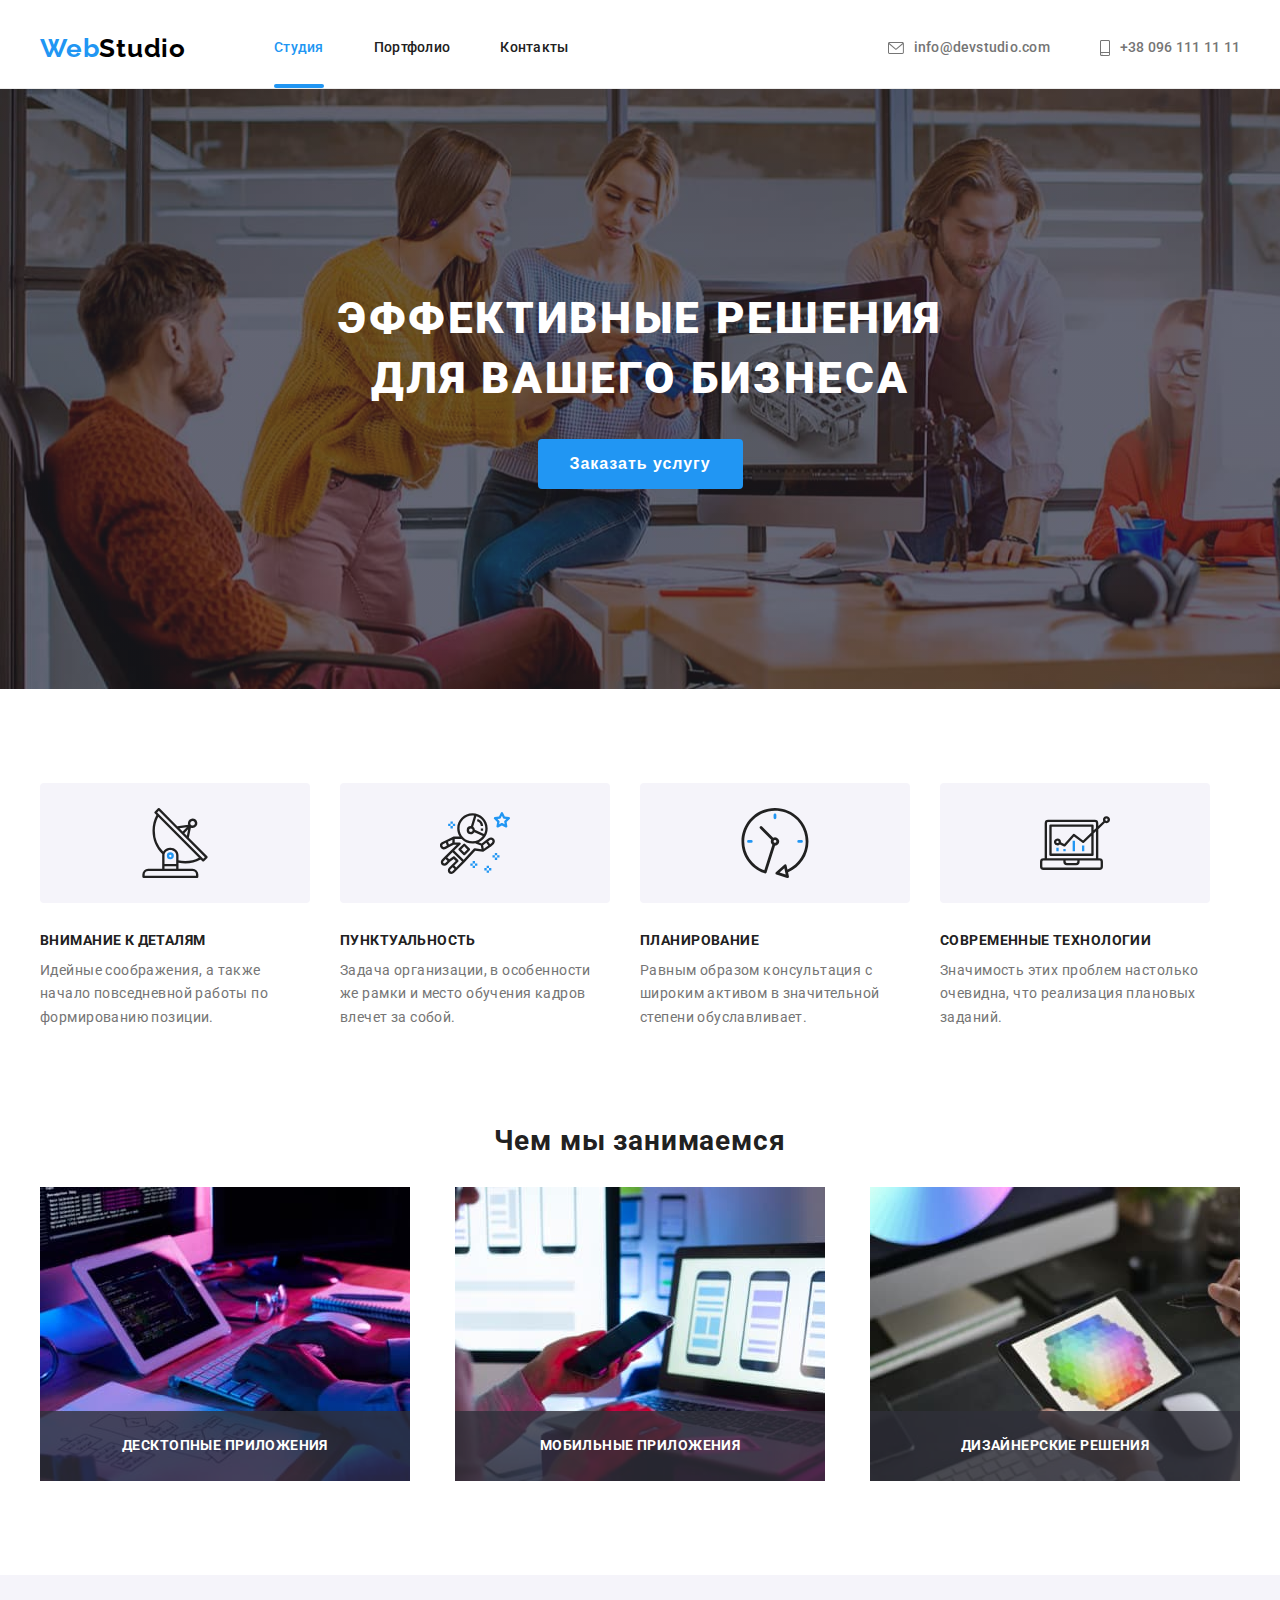
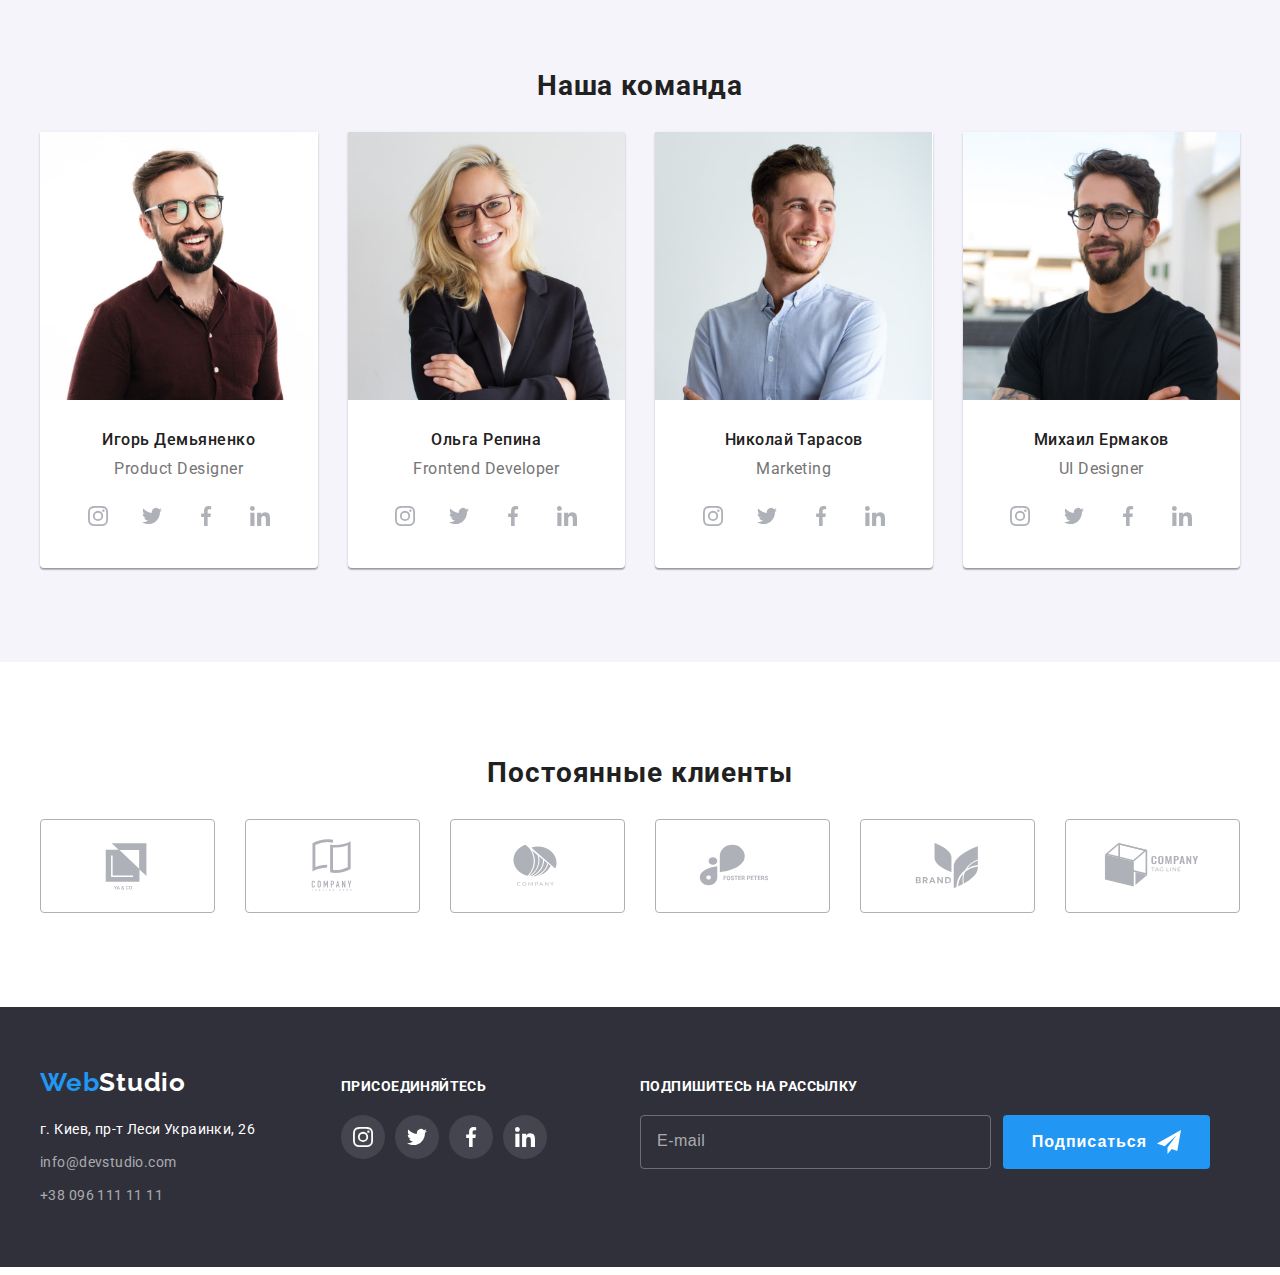
<file: index.html>
<!DOCTYPE html>
<html lang="ru">
  <head>
    <meta charset="UTF-8" />
    <meta http-equiv="X-UA-Compatible" content="IE=edge" />
    <meta name="viewport" content="width=device-width, initial-scale=1.0" />
    <title>Студия</title>
    <link rel="preconnect" href="https://fonts.gstatic.com" />
    <link
      href="https://fonts.googleapis.com/css2?family=Raleway:wght@700&family=Roboto:wght@400;500;700;900&display=swap"
      rel="stylesheet"
    />
    <link
      rel="stylesheet"
      href="https://cdnjs.cloudflare.com/ajax/libs/modern-normalize/1.1.0/modern-normalize.min.css"
      integrity="sha512-wpPYUAdjBVSE4KJnH1VR1HeZfpl1ub8YT/NKx4PuQ5NmX2tKuGu6U/JRp5y+Y8XG2tV+wKQpNHVUX03MfMFn9Q=="
      crossorigin="anonymous"
      referrerpolicy="no-referrer"
    />
    <link rel="stylesheet" href="./css/main.min.css" />
  </head>
  <body>
    <!-- mobile-menu -->

    <div class="mob-menu-container" data-menu>
      <nav class="nav-mob">
        <ul class="nav-list-mob">
          <li class="nav-list-mob__item">
            <a class="nav-list-mob__link nav-list-mob__link_current" href="./index.html">Студия</a>
          </li>
          <li class="nav-list-mob__item">
            <a class="nav-list-mob__link" href="./portfolio.html">Портфолио</a>
          </li>
          <li class="nav-list-mob__item"><a class="nav-list-mob__link" href="">Контакты</a></li>
        </ul>
      </nav>
      <div class="contacts-mob-container">
        <ul class="contacts-mob">
          <li class="contacts-mob__item contacts-mob__item_tel">
            <a class="contacts-mob__link contacts-mob__link_tel" href="">+38 096 111 11 11</a>
          </li>
          <li class="contacts-mob__item contacts-mob__item_mail">
            <a class="contacts-mob__link contacts-mob__link_mail" href="">info@devstudio.com</a>
          </li>
        </ul>

        <ul class="socials-mob">
          <li class="socials-mob__item">
            <a class="socials-mob__link" href="">Instagram</a>
          </li>
          <li class="socials-mob__item">
            <a class="socials-mob__link" href="">Twitter</a>
          </li>
          <li class="socials-mob__item">
            <a class="socials-mob__link" href="">Facebook</a>
          </li>
          <li class="socials-mob__item">
            <a class="socials-mob__link" href="">LinkedIn</a>
          </li>
        </ul>
      </div>
    </div>

    <!--Header-->
    <header class="page-header">
      <div class="container header-container">
        <button type="button" class="btn-mob-menu" data-menu-button>
          <svg class="btn-mob-menu__icon" width="40" height="40">
            <use
              class="btn-mob-menu__icon-active"
              href="./images/symbol-defs.svg#icon-close-mob-menu-activ"
            ></use>
          </svg>
          <svg class="btn-mob-menu__icon" width="40" height="40">
            <use
              class="btn-mob-menu__icon-deactive"
              href="./images/symbol-defs.svg#icon-mob-menu-deactive"
            ></use>
          </svg>
        </button>

        <nav class="nav-menu">
          <a href="./index.html" class="logo"
            ><span class="logo__web">Web</span
            ><span class="logo__studio logo__studio_dark">Studio</span></a
          >
          <ul class="nav-list">
            <li class="nav-list__item">
              <a class="nav-list__link nav-list__link_current" href="./index.html">Студия</a>
            </li>
            <li class="nav-list__item">
              <a class="nav-list__link" href="./portfolio.html">Портфолио</a>
            </li>
            <li class="nav-list__item"><a class="nav-list__link" href="">Контакты</a></li>
          </ul>
        </nav>

        <ul class="contacts-list">
          <li class="contacts-list__item">
            <a class="contacts-list__link" href="mailto:info@devstudio.com">
              <svg class="contacts-list__icon" width="16" height="12">
                <use href="./images/symbol-defs.svg#icon-envelope"></use>
              </svg>
              info@devstudio.com
            </a>
          </li>
          <li class="contacts-list__item">
            <a class="contacts-list__link" href="tel:+380961111111">
              <svg class="contacts-list__icon" width="10" height="16">
                <use href="./images/symbol-defs.svg#icon-smartphone"></use>
              </svg>
              +38 096 111 11 11
            </a>
          </li>
        </ul>
      </div>
    </header>

    <!-- Main -->
    <main>
      <!--Hero-->
      <section class="section section-hero">
        <h1 class="hero-title main-title">Эффективные решения для вашего бизнеса</h1>
        <button class="btn btn-hero" type="button" data-modal-open>Заказать услугу</button>

        <!-- Modal -->
        <div class="backdrop is-hidden" data-modal>
          <div class="modal">
            <button type="button" class="close-btn" data-modal-close>
              <svg class="close-btn__icon" width="11" height="11">
                <use href="./images/symbol-defs.svg#icon-close-btn"></use>
              </svg>
            </button>

            <p class="modal-title">Оставьте свои данные, мы вам перезвоним</p>

            <form name="form">
              <div class="form-input-wrap">
                <label for="user-name" class="label">Имя</label>
                <div class="input-wrap">
                  <input type="text" name="name" id="user-name" class="input" />
                  <svg class="input__icon" width="18" height="18">
                    <use href="./images/symbol-defs.svg#icon-person"></use>
                  </svg>
                </div>
              </div>

              <div class="form-input-wrap">
                <label for="user-tel" class="label">Телефон</label>
                <div class="input-wrap">
                  <input type="tel" name="tel" id="user-tel" class="input" />
                  <svg class="input__icon" width="18" height="18">
                    <use href="./images/symbol-defs.svg#icon-phone-form"></use>
                  </svg>
                </div>
              </div>

              <div class="form-input-wrap">
                <label for="user-mail" class="label">Почта</label>
                <div class="input-wrap">
                  <input type="email" name="email" id="user-mail" class="input" />
                  <svg class="input__icon" width="18" height="18">
                    <use href="./images/symbol-defs.svg#icon-email-form"></use>
                  </svg>
                </div>
              </div>

              <div class="comment-wrap">
                <label for="user-comment" class="label">Комментарий</label>
                <textarea
                  name="form-comment"
                  id="user-comment"
                  class="comment"
                  placeholder="Введите текст"
                ></textarea>
              </div>

              <div class="agree-wrap">
                <input
                  type="checkbox"
                  name="checkbox"
                  id="check-agree"
                  class="user-check visually-hidden"
                />
                <label for="check-agree" class="label-agree">
                  <span class="label-agree__wrap">
                    <svg class="label-agree__icon" width="16" height="15">
                      <use href="./images/symbol-defs.svg#icon-check-item"></use>
                    </svg>
                  </span>
                  Соглашаюсь с рассылкой и принимаю &nbsp;<a class="label-agree__link" href=""
                    >Условия договора</a
                  >
                </label>
              </div>

              <button type="submit" class="btn btn-modal">Отправить</button>
            </form>
          </div>
        </div>
      </section>

      <!--Features-->
      <section class="section">
        <div class="container">
          <h2 class="visually-hidden">Особенности</h2>

          <ul class="features-list">
            <li class="features-list__item">
              <div class="features-list__container">
                <svg class="features-list__icon" width="70" height="70">
                  <use href="./images/symbol-defs.svg#icon-antenna-2c"></use>
                </svg>
              </div>
              <h3 class="features-list__title">Внимание к деталям</h3>
              <p class="features-list__text">
                Идейные соображения, а также начало повседневной работы по формированию позиции.
              </p>
            </li>

            <li class="features-list__item">
              <div class="features-list__container">
                <svg class="features-list__icon" width="70" height="70">
                  <use href="./images/symbol-defs.svg#icon-astronaut-2c"></use>
                </svg>
              </div>
              <h3 class="features-list__title">Пунктуальность</h3>
              <p class="features-list__text">
                Задача организации, в особенности же рамки и место обучения кадров влечет за собой.
              </p>
            </li>

            <li class="features-list__item features-card">
              <div class="features-list__container">
                <svg class="features-list__icon" width="70" height="70">
                  <use href="./images/symbol-defs.svg#icon-clock-2c"></use>
                </svg>
              </div>
              <h3 class="features-list__title">Планирование</h3>
              <p class="features-list__text">
                Равным образом консультация с широким активом в значительной степени обуславливает.
              </p>
            </li>

            <li class="features-list__item">
              <div class="features-list__container">
                <svg class="features-list__icon" width="70" height="70">
                  <use href="./images/symbol-defs.svg#icon-diagram-2c"></use>
                </svg>
              </div>
              <h3 class="features-list__title">Современные технологии</h3>
              <p class="features-list__text">
                Значимость этих проблем настолько очевидна, что реализация плановых заданий.
              </p>
            </li>
          </ul>

          <div class="specialisation-container">
            <h2 class="section-title">Чем мы занимаемся</h2>

            <ul class="specialisation-list">
              <li>
                <figure class="specialisation-list__fig">
                  <img
                    class="images"
                    srcset="./images/desktop/box1-min.jpg 1x, ./images/desktop/box1x-min.jpg 2x"
                    src="./images/desktop/box1-min.jpg"
                    alt="Разработка структуры проекта"
                  />
                  <figcaption class="specialisation-list__label">Десктопные приложения</figcaption>
                </figure>
              </li>

              <li>
                <figure class="specialisation-list__fig">
                  <img
                    class="images"
                    srcset="./images/desktop/box2-min.jpg 1x, ./images/desktop/box2x-min.jpg 2x"
                    src="./images/desktop/box2-min.jpg"
                    alt="Разработка дизайна проекта"
                  />
                  <figcaption class="specialisation-list__label">Мобильные приложения</figcaption>
                </figure>
              </li>

              <li>
                <figure class="specialisation-list__fig">
                  <img
                    class="images"
                    srcset="./images/desktop/box3-min.jpg 1x, ./images/desktop/box3x-min.jpg 2x"
                    src="./images/box3-min.jpg"
                    alt="Подбор оформления для проекта"
                  />
                  <figcaption class="specialisation-list__label">Дизайнерские решения</figcaption>
                </figure>
              </li>
            </ul>
          </div>
        </div>
      </section>

      <!-- Our team -->
      <section class="section section_bgc_light-gray">
        <div class="container">
          <h2 class="section-title">Наша команда</h2>
          <ul class="team-list">
            <li class="team-list__item">
              <img
                class="images team-list__images"
                srcset="
                  ./images/desktop/product-designer-min.jpg   270w,
                  ./images/desktop/product-designer2x-min.jpg 540w,
                  ./images/tablet/img-min.jpg                 354w,
                  ./images/tablet/img@2x-min.jpg              708w,
                  ./images/mobile/imgt1-min.jpg               450w,
                  ./images/mobile/img@2xt1-min.jpg            900w
                "
                sizes="(min-width: 1200px) 270px, (min-width: 768px) 354px, (max-width: 767px) 450px"
                src="./images/img-1.jpg"
                alt="Фотография специалиста"
              />
              <h3 class="team-list__name">Игорь Демьяненко</h3>
              <p class="team-list__profession">Product Designer</p>

              <ul class="socials-list">
                <li class="socials-list__item">
                  <a class="socials-list__link" href="">
                    <svg
                      class="socials-list__icon socials-list__icon_fill_light-gray"
                      width="20"
                      height="20"
                    >
                      <use href="./images/symbol-defs.svg#icon-instagram"></use>
                    </svg>
                  </a>
                </li>

                <li class="socials-list__item">
                  <a class="socials-list__link" href="">
                    <svg
                      class="socials-list__icon socials-list__icon_fill_light-gray"
                      width="20"
                      height="20"
                    >
                      <use href="./images/symbol-defs.svg#icon-twitter"></use>
                    </svg>
                  </a>
                </li>

                <li class="socials-list__item">
                  <a class="socials-list__link" href="">
                    <svg
                      class="socials-list__icon socials-list__icon_fill_light-gray"
                      width="20"
                      height="20"
                    >
                      <use href="./images/symbol-defs.svg#icon-facebook"></use>
                    </svg>
                  </a>
                </li>

                <li class="socials-list__item">
                  <a class="socials-list__link" href="">
                    <svg
                      class="socials-list__icon socials-list__icon_fill_light-gray"
                      width="20"
                      height="20"
                    >
                      <use href="./images/symbol-defs.svg#icon-linkedin"></use>
                    </svg>
                  </a>
                </li>
              </ul>
            </li>

            <li class="team-list__item">
              <img
                class="images team-list__images"
                srcset="
                  ./images/desktop/frontend-developer-min.jpg   270w,
                  ./images/desktop/frontend-developer2x-min.jpg 540w,
                  ./images/tablet/imgq-min.jpg                  354w,
                  ./images/tablet/img@2xq-min.jpg               708w,
                  ./images/mobile/imgt2-min.jpg                 450w,
                  ./images/mobile/img@2xt2-min.jpg              900w
                "
                sizes="(min-width: 1200px) 270px, (min-width: 768px) 354px, (max-width: 767px) 450px"
                src="./images/img-2.jpg"
                alt="Фотография специалиста"
              />
              <h3 class="team-list__name">Ольга Репина</h3>
              <p class="team-list__profession" lang="en">Frontend Developer</p>

              <ul class="socials-list">
                <li class="socials-list__item">
                  <a class="socials-list__link" href="">
                    <svg
                      class="socials-list__icon socials-list__icon_fill_light-gray"
                      width="20"
                      height="20"
                    >
                      <use href="./images/symbol-defs.svg#icon-instagram"></use>
                    </svg>
                  </a>
                </li>

                <li class="socials-list__item">
                  <a class="socials-list__link" href="">
                    <svg
                      class="socials-list__icon socials-list__icon_fill_light-gray"
                      width="20"
                      height="20"
                    >
                      <use href="./images/symbol-defs.svg#icon-twitter"></use>
                    </svg>
                  </a>
                </li>

                <li class="socials-list__item">
                  <a class="socials-list__link" href="">
                    <svg
                      class="socials-list__icon socials-list__icon_fill_light-gray"
                      width="20"
                      height="20"
                    >
                      <use href="./images/symbol-defs.svg#icon-facebook"></use>
                    </svg>
                  </a>
                </li>

                <li class="socials-list__item">
                  <a class="socials-list__link" href="">
                    <svg
                      class="socials-list__icon socials-list__icon_fill_light-gray"
                      width="20"
                      height="20"
                    >
                      <use href="./images/symbol-defs.svg#icon-linkedin"></use>
                    </svg>
                  </a>
                </li>
              </ul>
            </li>

            <li class="team-list__item">
              <img
                class="images team-list__images"
                srcset="
                  ./images/desktop/marketing-min.jpg   270w,
                  ./images/desktop/marketing2x-min.jpg 540w,
                  ./images/tablet/img3man-min.jpg      354w,
                  ./images/tablet/img@2x3man-min.jpg   708w,
                  ./images/mobile/imgt3-min.jpg        450w,
                  ./images/mobile/img@2xt3-min.jpg     900w
                "
                sizes="(min-width: 1200px) 270px, (min-width: 768px) 354px, (max-width: 767px) 450px"
                src="./images/img-3.jpg"
                alt="Фотография специалиста"
              />
              <h3 class="team-list__name">Николай Тарасов</h3>
              <p class="team-list__profession" lang="en">Marketing</p>

              <ul class="socials-list">
                <li class="socials-list__item">
                  <a class="socials-list__link" href="">
                    <svg
                      class="socials-list__icon socials-list__icon_fill_light-gray"
                      width="20"
                      height="20"
                    >
                      <use href="./images/symbol-defs.svg#icon-instagram"></use>
                    </svg>
                  </a>
                </li>

                <li class="socials-list__item">
                  <a class="socials-list__link" href="">
                    <svg
                      class="socials-list__icon socials-list__icon_fill_light-gray"
                      width="20"
                      height="20"
                    >
                      <use href="./images/symbol-defs.svg#icon-twitter"></use>
                    </svg>
                  </a>
                </li>

                <li class="socials-list__item">
                  <a class="socials-list__link" href="">
                    <svg
                      class="socials-list__icon socials-list__icon_fill_light-gray"
                      width="20"
                      height="20"
                    >
                      <use href="./images/symbol-defs.svg#icon-facebook"></use>
                    </svg>
                  </a>
                </li>

                <li class="socials-list__item">
                  <a class="socials-list__link" href="">
                    <svg
                      class="socials-list__icon socials-list__icon_fill_light-gray"
                      width="20"
                      height="20"
                    >
                      <use href="./images/symbol-defs.svg#icon-linkedin"></use>
                    </svg>
                  </a>
                </li>
              </ul>
            </li>

            <li class="team-list__item">
              <img
                class="images team-list__images"
                srcset="
                  ./images/desktop/ui-designer-min.jpg   270w,
                  ./images/desktop/ui-designer2x-min.jpg 540w,
                  ./images/tablet/img4man-min.jpg        354w,
                  ./images/tablet/img@2x4man-min.jpg     708w,
                  ./images/mobile/imgt4-min.jpg          450w,
                  ./images/mobile/img@2xt4-min.jpg       900w
                "
                sizes="(min-width: 1200px) 270px, (min-width: 768px) 354px, (max-width: 767px) 450px"
                src="./images/img-4.jpg"
                alt="Фотография специалиста"
              />
              <h3 class="team-list__name">Михаил Ермаков</h3>
              <p class="team-list__profession" lang="en">UI Designer</p>

              <ul class="socials-list">
                <li class="socials-list__item">
                  <a class="socials-list__link" href="">
                    <svg
                      class="socials-list__icon socials-list__icon_fill_light-gray"
                      width="20"
                      height="20"
                    >
                      <use href="./images/symbol-defs.svg#icon-instagram"></use>
                    </svg>
                  </a>
                </li>

                <li class="socials-list__item">
                  <a class="socials-list__link" href="">
                    <svg
                      class="socials-list__icon socials-list__icon_fill_light-gray"
                      width="20"
                      height="20"
                    >
                      <use href="./images/symbol-defs.svg#icon-twitter"></use>
                    </svg>
                  </a>
                </li>

                <li class="socials-list__item">
                  <a class="socials-list__link" href="">
                    <svg
                      class="socials-list__icon socials-list__icon_fill_light-gray"
                      width="20"
                      height="20"
                    >
                      <use href="./images/symbol-defs.svg#icon-facebook"></use>
                    </svg>
                  </a>
                </li>

                <li class="socials-list__item">
                  <a class="socials-list__link" href="">
                    <svg
                      class="socials-list__icon socials-list__icon_fill_light-gray"
                      width="20"
                      height="20"
                    >
                      <use href="./images/symbol-defs.svg#icon-linkedin"></use>
                    </svg>
                  </a>
                </li>
              </ul>
            </li>
          </ul>
        </div>
      </section>

      <!-- clients -->
      <section class="section-clients section">
        <div class="container">
          <h2 class="section-title">Постоянные клиенты</h2>
          <ul class="clients-list">
            <li class="clients-list__item">
              <a href="" class="clients-list__link">
                <svg class="clients-list__icon" width="106" height="60">
                  <use href="./images/symbol-defs.svg#icon-logo"></use>
                </svg>
              </a>
            </li>
            <li class="clients-list__item">
              <a href="" class="clients-list__link">
                <svg class="clients-list__icon" width="106" height="60">
                  <use href="./images/symbol-defs.svg#icon-logo-1"></use>
                </svg>
              </a>
            </li>
            <li class="clients-list__item">
              <a href="" class="clients-list__link">
                <svg class="clients-list__icon" width="106" height="60">
                  <use href="./images/symbol-defs.svg#icon-logo-2"></use>
                </svg>
              </a>
            </li>
            <li class="clients-list__item">
              <a href="" class="clients-list__link">
                <svg class="clients-list__icon" width="106" height="60">
                  <use href="./images/symbol-defs.svg#icon-logo-3"></use>
                </svg>
              </a>
            </li>
            <li class="clients-list__item">
              <a href="" class="clients-list__link">
                <svg class="clients-list__icon" width="106" height="60">
                  <use href="./images/symbol-defs.svg#icon-logo-4"></use>
                </svg>
              </a>
            </li>
            <li class="clients-list__item">
              <a href="" class="clients-list__link">
                <svg class="clients-list__icon" width="106" height="60">
                  <use href="./images/symbol-defs.svg#icon-logo-5"></use>
                </svg>
              </a>
            </li>
          </ul>
        </div>
      </section>
    </main>

    <!-- Footer -->
    <footer class="footer">
      <div class="container footer-container">
        <div class="tablet-footer">
          <div class="section-address">
            <a href="./index.html" class="logo footer-logo">
              <span class="logo__web">Web</span
              ><span class="logo__studio logo__studio_light">Studio</span></a
            >
            <ul class="footer-contacts">
              <li class="footer-contacts__item">
                <address class="footer-contacts__address">г. Киев, пр-т Леси Украинки, 26</address>
              </li>
              <li class="footer-contacts__item">
                <a class="footer-contacts__link" href="mailto:info@devstudio.com"
                  >info@devstudio.com</a
                >
              </li>
              <li class="item">
                <a class="footer-contacts__link" href="tel:+380961111111">+38 096 111 11 11</a>
              </li>
            </ul>
          </div>

          <!-- section socials -->
          <section class="socials-section">
            <h3 class="socials-title">Присоединяйтесь</h3>

            <ul class="socials-list">
              <li class="socials-list__item">
                <a href="" class="socials-list__link socials-list__link_bgc_gray">
                  <svg
                    class="socials-list__icon socials-list__icon_fill_white"
                    width="20"
                    height="20"
                  >
                    <use href="./images/symbol-defs.svg#icon-instagram"></use>
                  </svg>
                </a>
              </li>

              <li class="socials-list__item">
                <a href="" class="socials-list__link socials-list__link_bgc_gray">
                  <svg
                    class="socials-list__icon socials-list__icon_fill_white"
                    width="20"
                    height="20"
                  >
                    <use href="./images/symbol-defs.svg#icon-twitter"></use>
                  </svg>
                </a>
              </li>

              <li class="socials-list__item">
                <a href="" class="socials-list__link socials-list__link_bgc_gray">
                  <svg
                    class="socials-list__icon socials-list__icon_fill_white"
                    width="20"
                    height="20"
                  >
                    <use href="./images/symbol-defs.svg#icon-facebook"></use>
                  </svg>
                </a>
              </li>

              <li class="socials-list__item">
                <a href="" class="socials-list__link socials-list__link_bgc_gray">
                  <svg
                    class="socials-list__icon socials-list__icon_fill_white"
                    width="20"
                    height="20"
                  >
                    <use href="./images/symbol-defs.svg#icon-linkedin"></use>
                  </svg>
                </a>
              </li>
            </ul>
          </section>
        </div>
        <!-- subscribe form -->
        <form class="subscribe-form">
          <label class="subscribe-label" for="subscribe">Подпишитесь на рассылку</label>
          <div class="input-btn-container">
            <input
              class="subscribe-input"
              type="email"
              name="user-email"
              id="subscribe"
              placeholder="E-mail"
            />
            <button type="submit" class="btn btn-subscribe">
              Подписаться
              <svg class="btn-subscribe__icon" width="24" height="24">
                <use href="./images/symbol-defs.svg#icon-send"></use>
              </svg>
            </button>
          </div>
        </form>
      </div>
    </footer>
    <script src="./js/modal.js"></script>
    <script src="./js/mobile-menu.js"></script>
  </body>
</html>
</file>
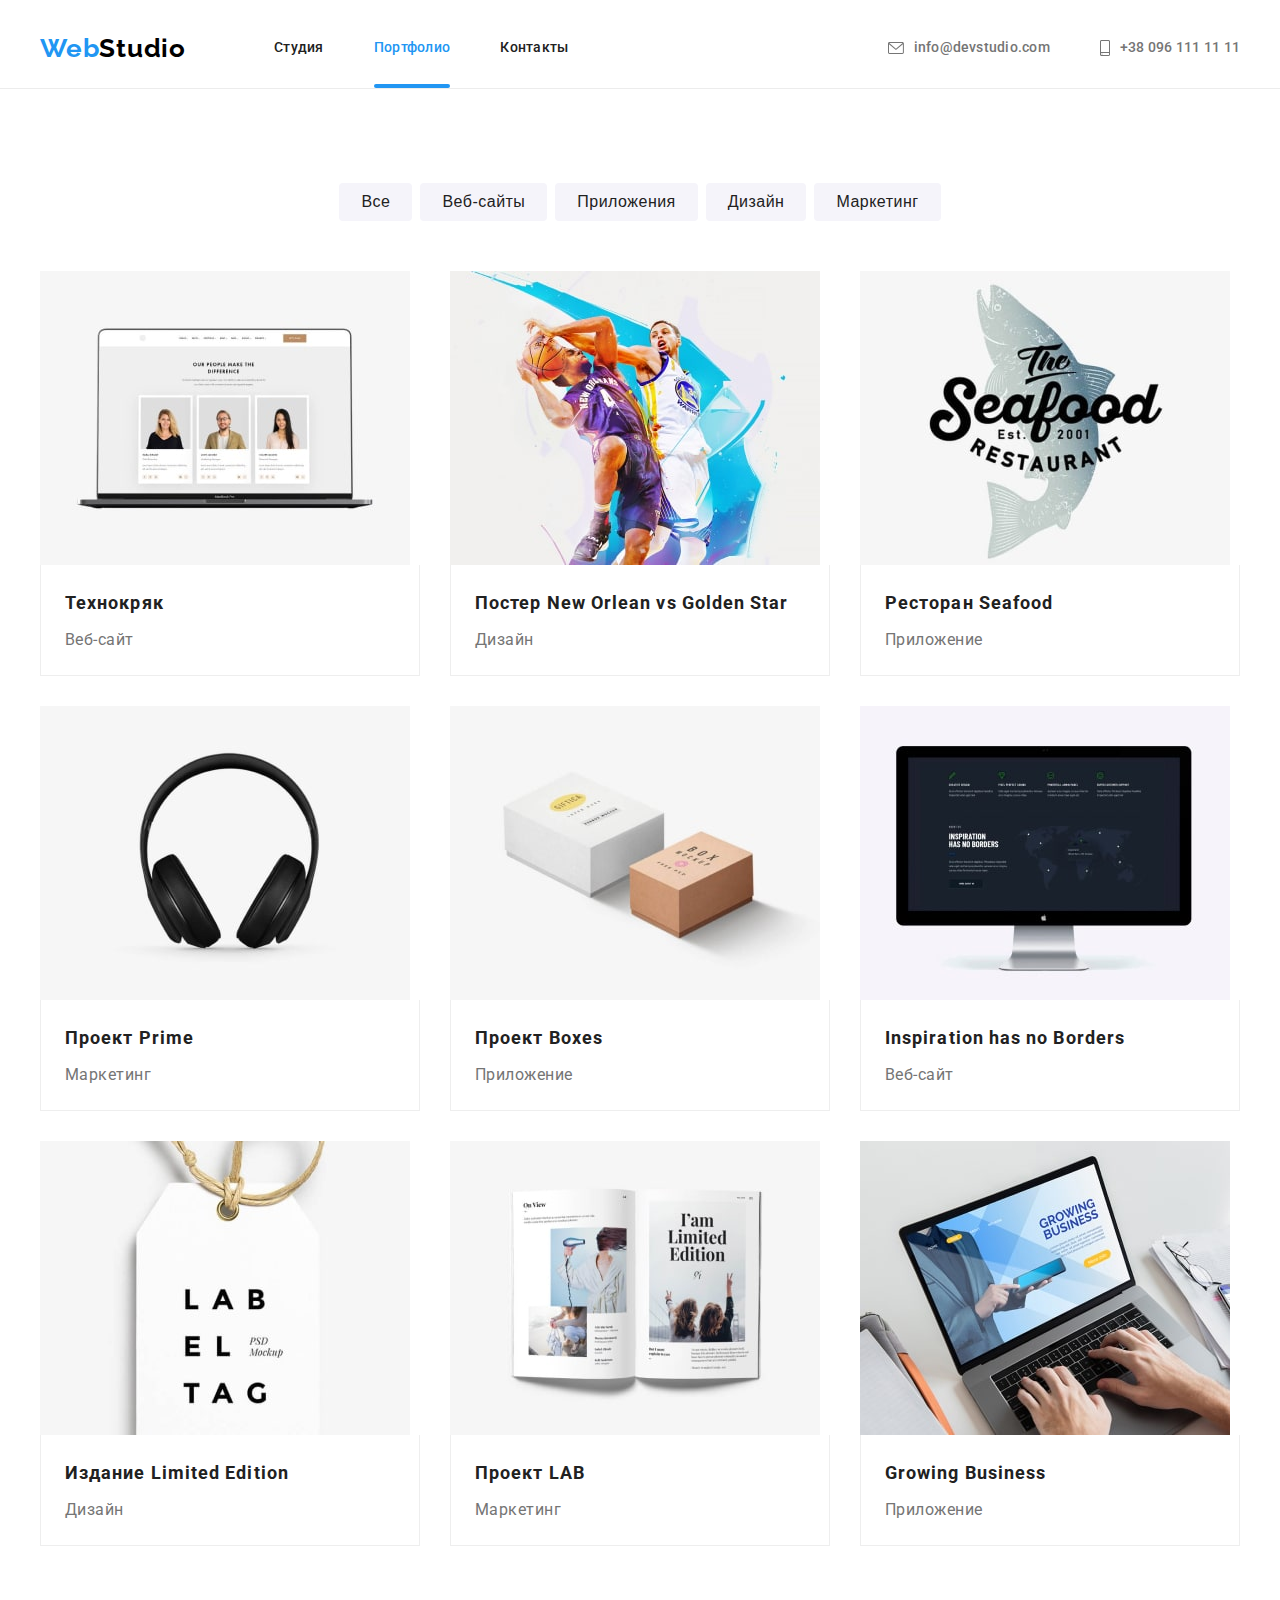
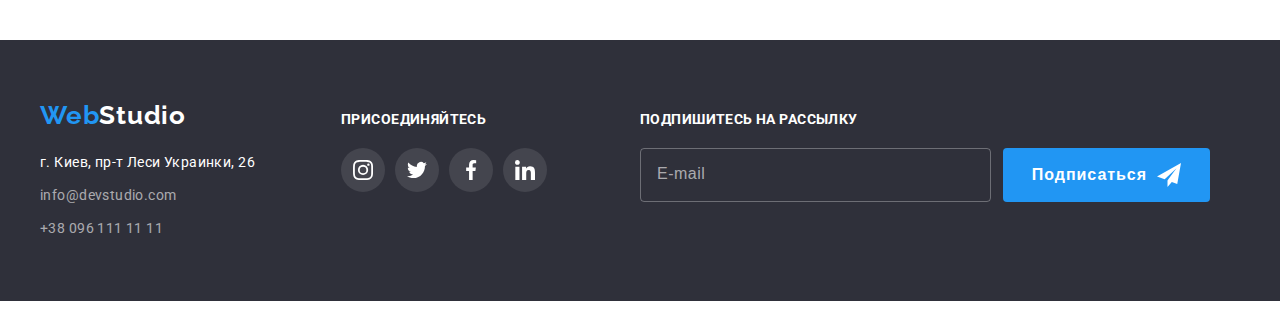
<file: portfolio.html>
<!DOCTYPE html>
<html lang="ru">
  <head>
    <meta charset="UTF-8" />
    <meta http-equiv="X-UA-Compatible" content="IE=edge" />
    <meta name="viewport" content="width=device-width, initial-scale=1.0" />
    <title>Портфолио</title>
    <link rel="preconnect" href="https://fonts.gstatic.com" />
    <link
      href="https://fonts.googleapis.com/css2?family=Raleway:wght@700&family=Roboto:wght@400;500;700;900&display=swap"
      rel="stylesheet"
    />
    <link
      rel="stylesheet"
      href="https://cdnjs.cloudflare.com/ajax/libs/modern-normalize/1.1.0/modern-normalize.min.css"
      integrity="sha512-wpPYUAdjBVSE4KJnH1VR1HeZfpl1ub8YT/NKx4PuQ5NmX2tKuGu6U/JRp5y+Y8XG2tV+wKQpNHVUX03MfMFn9Q=="
      crossorigin="anonymous"
      referrerpolicy="no-referrer"
    />
    <link rel="stylesheet" href="./css/main.min.css" />
  </head>
  <body>
    <!-- mobile-menu -->
    <button type="button" class="btn-mob-menu" data-menu-button>
      <svg class="btn-mob-menu__icon" width="40" height="40">
        <use
          class="btn-mob-menu__icon-active"
          href="./images/symbol-defs.svg#icon-close-mob-menu-activ"
        ></use>
      </svg>
      <svg class="btn-mob-menu__icon" width="40" height="40">
        <use
          class="btn-mob-menu__icon-deactive"
          href="./images/symbol-defs.svg#icon-mob-menu-deactive"
        ></use>
      </svg>
    </button>

    <div class="mob-menu-container" data-menu>
      <nav class="nav-mob">
        <ul class="nav-list-mob">
          <li class="nav-list-mob__item">
            <a class="nav-list-mob__link" href="./index.html">Студия</a>
          </li>
          <li class="nav-list-mob__item">
            <a class="nav-list-mob__link nav-list-mob__link_current" href="./portfolio.html"
              >Портфолио</a
            >
          </li>
          <li class="nav-list-mob__item"><a class="nav-list-mob__link" href="">Контакты</a></li>
        </ul>
      </nav>
      <div class="contacts-mob-container">
        <ul class="contacts-mob">
          <li class="contacts-mob__item contacts-mob__item_tel">
            <a class="contacts-mob__link contacts-mob__link_tel" href="">+38 096 111 11 11</a>
          </li>
          <li class="contacts-mob__item contacts-mob__item_mail">
            <a class="contacts-mob__link contacts-mob__link_mail" href="">info@devstudio.com</a>
          </li>
        </ul>

        <ul class="socials-mob">
          <li class="socials-mob__item">
            <a class="socials-mob__link" href="">Instagram</a>
          </li>
          <li class="socials-mob__item">
            <a class="socials-mob__link" href="">Twitter</a>
          </li>
          <li class="socials-mob__item">
            <a class="socials-mob__link" href="">Facebook</a>
          </li>
          <li class="socials-mob__item">
            <a class="socials-mob__link" href="">LinkedIn</a>
          </li>
        </ul>
      </div>
    </div>

    <!--Header-->
    <header class="page-header">
      <div class="container header-container">
        <nav class="nav-menu">
          <a href="./index.html" class="logo"
            ><span class="logo__web">Web</span
            ><span class="logo__studio logo__studio_dark">Studio</span></a
          >
          <ul class="nav-list">
            <li class="nav-list__item">
              <a class="nav-list__link" href="./index.html">Студия</a>
            </li>
            <li class="nav-list__item">
              <a class="nav-list__link nav-list__link_current" href="./portfolio.html">Портфолио</a>
            </li>
            <li class="nav-list__item"><a class="nav-list__link" href="">Контакты</a></li>
          </ul>
        </nav>

        <ul class="contacts-list">
          <li class="contacts-list__item">
            <a class="contacts-list__link" href="mailto:info@devstudio.com">
              <svg class="contacts-list__icon" width="16" height="12">
                <use href="./images/symbol-defs.svg#icon-envelope"></use>
              </svg>
              info@devstudio.com
            </a>
          </li>
          <li class="contacts-list__item">
            <a class="contacts-list__link" href="tel:+380961111111">
              <svg class="contacts-list__icon" width="10" height="16">
                <use href="./images/symbol-defs.svg#icon-smartphone"></use>
              </svg>
              +38 096 111 11 11
            </a>
          </li>
        </ul>
      </div>
    </header>

    <main>
      <!-- Project section -->
      <section class="projects">
        <div class="container">
          <ul class="filter-list">
            <li class="filter-list__item">
              <button class="btn filter-list__button" type="button">Все</button>
            </li>
            <li class="filter-list__item">
              <button class="btn filter-list__button" type="button">Веб-сайты</button>
            </li>
            <li class="filter-list__item">
              <button class="btn filter-list__button" type="button">Приложения</button>
            </li>
            <li class="filter-list__item">
              <button class="btn filter-list__button" type="button">Дизайн</button>
            </li>
            <li class="filter-list__item">
              <button class="btn filter-list__button" type="button">Маркетинг</button>
            </li>
          </ul>

          <h1 class="visually-hidden">Портфолио наших работ</h1>
          <ul class="projects-list">
            <li class="projects-list__item">
              <figure class="projects-list__fig">
                <img
                  class="images"
                  srcset="
                    ./images/desktop/portfolio-desktop/tehno-min.jpg   370w,
                    ./images/desktop/portfolio-desktop/tehno2x-min.jpg 740w,
                    ./images/tablet/tablet-portfolio/imgp1-min.jpg     354w,
                    ./images/tablet/tablet-portfolio/img@2xp1-min.jpg  708w,
                    ./images/mobile/mobile-portfolio/imgp1-min.jpg     450w,
                    ./images/mobile/mobile-portfolio/img@2xp1-min.jpg  900w
                  "
                  sizes="(min-width: 1200px) 370px, (min-width: 768px) 354px, (max-width: 767px) 450px"
                  src="./images/desktop/portfolio-desktop/tehno-min.jpg"
                  alt="Раскрытый и включенный ноутбук, на экране загруженный сайт с портретными фотографиями людей"
                />
                <figcaption class="projects-list__overlay">
                  Технокряк это современная площадка распространения коронавируса. Компании
                  используют эту платформу для цифрового шпионажа и атак на защищённые сервера
                  конкурентов.
                </figcaption>
              </figure>
              <div class="projects-list__card">
                <h2 class="projects-list__name">Технокряк</h2>
                <p class="projects-list__type">Веб-сайт</p>
              </div>
            </li>

            <li class="projects-list__item">
              <figure class="projects-list__fig">
                <img
                  class="images"
                  srcset="
                    ./images/desktop/portfolio-desktop/orlean-min.jpg   370w,
                    ./images/desktop/portfolio-desktop/orlean2x-min.jpg 740w,
                    ./images/tablet/tablet-portfolio/img2p-min.jpg      354w,
                    ./images/tablet/tablet-portfolio/img@2x2p-min.jpg   708w,
                    ./images/mobile/mobile-portfolio/imgp2-min.jpg      450w,
                    ./images/mobile/mobile-portfolio/img@2xp2-min.jpg   900w
                  "
                  sizes="(min-width: 1200px) 370px, (min-width: 768px) 354px, (max-width: 767px) 450px"
                  src="./images/img-a2.jpg"
                  alt="Два баскетболиста борются за мяч в прыжке"
                />
                <figcaption class="projects-list__overlay">
                  Lorem ipsum dolor sit amet consectetur adipisicing elit. Natus, doloribus dicta!
                  Voluptatum ut magni saepe consequuntur, earum asperiores.
                </figcaption>
              </figure>

              <div class="projects-list__card">
                <h2 class="projects-list__name">Постер New Orlean vs Golden Star</h2>
                <p class="projects-list__type">Дизайн</p>
              </div>
            </li>

            <li class="projects-list__item">
              <figure class="projects-list__fig">
                <img
                  class="images"
                  srcset="
                    ./images/desktop/portfolio-desktop/seafood-min.jpg   370w,
                    ./images/desktop/portfolio-desktop/seafood2x-min.jpg 740w,
                    ./images/tablet/tablet-portfolio/img3p-min.jpg       354w,
                    ./images/tablet/tablet-portfolio/img@2x3p-min.jpg    708w,
                    ./images/mobile/mobile-portfolio/imgp3-min.jpg       450w,
                    ./images/mobile/mobile-portfolio/img@2xp3-min.jpg    900w
                  "
                  sizes="(min-width: 1200px) 370px, (min-width: 768px) 354px, (max-width: 767px) 450px"
                  src="./images/img-a3.jpg"
                  alt="Логотип ресторана морепродуктов"
                />
                <figcaption class="projects-list__overlay">
                  Lorem ipsum, dolor sit amet consectetur adipisicing elit. Deleniti similique
                  tempora et quod dolore inventore asperiores sunt! Quisquam tempore harum magni
                  veniam.
                </figcaption>
              </figure>

              <div class="projects-list__card">
                <h2 class="projects-list__name">Ресторан Seafood</h2>
                <p class="projects-list__type">Приложение</p>
              </div>
            </li>

            <li class="projects-list__item">
              <figure class="projects-list__fig">
                <img
                  class="images"
                  srcset="
                    ./images/desktop/portfolio-desktop/prime-min.jpg   370w,
                    ./images/desktop/portfolio-desktop/prime2x-min.jpg 740w,
                    ./images/tablet/tablet-portfolio/img4p-min.jpg     354w,
                    ./images/tablet/tablet-portfolio/img@2x4p-min.jpg  708w,
                    ./images/mobile/mobile-portfolio/imgp4-min.jpg     450w,
                    ./images/mobile/mobile-portfolio/img@2xp4-min.jpg  900w
                  "
                  sizes="(min-width: 1200px) 370px, (min-width: 768px) 354px, (max-width: 767px) 450px"
                  src="./images/img-a4.jpg"
                  alt="Накладные наушники"
                />
                <figcaption class="projects-list__overlay">
                  Lorem ipsum dolor sit amet consectetur adipisicing elit. Veniam, optio iure? Quasi
                  incidunt provident accusantium sit exercitationem eaque excepturi autem!
                </figcaption>
              </figure>

              <div class="projects-list__card">
                <h2 class="projects-list__name">Проект Prime</h2>
                <p class="projects-list__type">Маркетинг</p>
              </div>
            </li>

            <li class="projects-list__item">
              <figure class="projects-list__fig">
                <img
                  class="images"
                  srcset="
                    ./images/desktop/portfolio-desktop/boxes-min.jpg   370w,
                    ./images/desktop/portfolio-desktop/boxes2x-min.jpg 740w,
                    ./images/tablet/tablet-portfolio/img5p-min.jpg     354w,
                    ./images/tablet/tablet-portfolio/img@2x5p-min.jpg  708w,
                    ./images/mobile/mobile-portfolio/imgp5-min.jpg     450w,
                    ./images/mobile/mobile-portfolio/img@2xp5-min.jpg  900w
                  "
                  sizes="(min-width: 1200px) 370px, (min-width: 768px) 354px, (max-width: 767px) 450px"
                  src="./images/img-a5.jpg"
                  alt="Бумажные квадратные коробки. Одна - белая, вторая - коричневая"
                />
                <figcaption class="projects-list__overlay">
                  Lorem, ipsum dolor sit amet consectetur adipisicing elit. Nam obcaecati enim,
                  repudiandae accusantium reprehenderit modi rerum quaerat magni, ex ad ratione
                  quasi.
                </figcaption>
              </figure>

              <div class="projects-list__card">
                <h2 class="projects-list__name">Проект Boxes</h2>
                <p class="projects-list__type">Приложение</p>
              </div>
            </li>

            <li class="projects-list__item">
              <figure class="projects-list__fig">
                <img
                  class="images"
                  srcset="
                    ./images/desktop/portfolio-desktop/inspiration-min.jpg   370w,
                    ./images/desktop/portfolio-desktop/inspiration2x-min.jpg 740w,
                    ./images/tablet/tablet-portfolio/img6p-min.jpg           354w,
                    ./images/tablet/tablet-portfolio/img@2x6p-min.jpg        708w,
                    ./images/mobile/mobile-portfolio/imgp6-min.jpg           450w,
                    ./images/mobile/mobile-portfolio/img@2xp6-min.jpg        900w
                  "
                  sizes="(min-width: 1200px) 370px, (min-width: 768px) 354px, (max-width: 767px) 450px"
                  src="./images/img-a6.jpg"
                  alt="Компьютерный монитор на серой подставке"
                />
                <figcaption class="projects-list__overlay">
                  Lorem ipsum dolor sit, amet consectetur adipisicing elit. Quam fugiat neque
                  mollitia odit labore?
                </figcaption>
              </figure>

              <div class="projects-list__card">
                <h2 class="projects-list__name">Inspiration has no Borders</h2>
                <p class="projects-list__type">Веб-сайт</p>
              </div>
            </li>

            <li class="projects-list__item">
              <figure class="projects-list__fig">
                <img
                  class="images"
                  srcset="
                    ./images/desktop/portfolio-desktop/lab-min.jpg    370w,
                    ./images/desktop/portfolio-desktop/lab2x-min.jpg  740w,
                    ./images/tablet/tablet-portfolio/img7p-min.jpg    354w,
                    ./images/tablet/tablet-portfolio/img@2x7p-min.jpg 708w,
                    ./images/mobile/mobile-portfolio/imgp7-min.jpg    450w,
                    ./images/mobile/mobile-portfolio/img@2xp7-min.jpg 900w
                  "
                  sizes="(min-width: 1200px) 370px, (min-width: 768px) 354px, (max-width: 767px) 450px"
                  src="./images/img-a8.jpg"
                  alt="Раскрытая книга"
                />
                <figcaption class="projects-list__overlay">
                  Lorem ipsum dolor sit amet consectetur, adipisicing elit. Reiciendis similique
                  iusto numquam illum officiis, excepturi hic quo temporibus maxime!
                </figcaption>
              </figure>

              <div class="projects-list__card">
                <h2 class="projects-list__name">Издание Limited Edition</h2>
                <p class="projects-list__type">Дизайн</p>
              </div>
            </li>

            <li class="projects-list__item">
              <figure class="projects-list__fig">
                <img
                  class="images"
                  srcset="
                    ./images/desktop/portfolio-desktop/limited-min.jpg   370w,
                    ./images/desktop/portfolio-desktop/limited2x-min.jpg 740w,
                    ./images/tablet/tablet-portfolio/img8p-min.jpg       354w,
                    ./images/tablet/tablet-portfolio/img@2x8p-min.jpg    708w,
                    ./images/mobile/mobile-portfolio/imgp8-min.jpg       450w,
                    ./images/mobile/mobile-portfolio/img@2xp8-min.jpg    900w
                  "
                  sizes="(min-width: 1200px) 370px, (min-width: 768px) 354px, (max-width: 767px) 450px"
                  src="./images/img-a7.jpg"
                  alt="Бирка белого цвета с коричневой верёвкой"
                />
                <figcaption class="projects-list__overlay">
                  Lorem ipsum dolor sit amet consectetur adipisicing elit. Aliquid voluptatem
                  commodi nihil officia rem deserunt, ad eos mollitia?
                </figcaption>
              </figure>

              <div class="projects-list__card">
                <h2 class="projects-list__name">Проект LAB</h2>
                <p class="projects-list__type">Маркетинг</p>
              </div>
            </li>

            <li class="projects-list__item">
              <figure class="projects-list__fig">
                <img
                  class="images"
                  srcset="
                    ./images/desktop/portfolio-desktop/growing-min.jpg   370w,
                    ./images/desktop/portfolio-desktop/growing2x-min.jpg 740w,
                    ./images/tablet/tablet-portfolio/img9p-min.jpg       354w,
                    ./images/tablet/tablet-portfolio/img@2x9p-min.jpg    708w,
                    ./images/mobile/mobile-portfolio/imgp9-min.jpg       450w,
                    ./images/mobile/mobile-portfolio/img@2xp9-min.jpg    900w
                  "
                  sizes="(min-width: 1200px) 370px, (min-width: 768px) 354px, (max-width: 767px) 450px"
                  src="./images/img-a9.jpg"
                  alt="На экране ноутбука работающее приложение соответствующего проекта"
                />
                <figcaption class="projects-list__overlay">
                  Lorem ipsum dolor sit amet, consectetur adipisicing elit. Recusandae aliquam
                  doloremque ratione enim. Repellat numquam dolor dolorem optio ea odit!
                </figcaption>
              </figure>

              <div class="projects-list__card">
                <h2 class="projects-list__name">Growing Business</h2>
                <p class="projects-list__type">Приложение</p>
              </div>
            </li>
          </ul>
        </div>
      </section>
    </main>

    <!-- Footer -->
    <footer class="footer">
      <div class="container footer-container">
        <div class="tablet-footer">
          <div class="section-address">
            <a href="./index.html" class="logo footer-logo">
              <span class="logo__web">Web</span
              ><span class="logo__studio logo__studio_light">Studio</span></a
            >
            <ul class="footer-contacts">
              <li class="footer-contacts__item">
                <address class="footer-contacts__address">г. Киев, пр-т Леси Украинки, 26</address>
              </li>
              <li class="footer-contacts__item">
                <a class="footer-contacts__link" href="mailto:info@devstudio.com"
                  >info@devstudio.com</a
                >
              </li>
              <li class="item">
                <a class="footer-contacts__link" href="tel:+380961111111">+38 096 111 11 11</a>
              </li>
            </ul>
          </div>

          <!-- section socials -->
          <section class="socials-section">
            <h3 class="socials-title">Присоединяйтесь</h3>

            <ul class="socials-list">
              <li class="socials-list__item">
                <a href="" class="socials-list__link socials-list__link_bgc_gray">
                  <svg
                    class="socials-list__icon socials-list__icon_fill_white"
                    width="20"
                    height="20"
                  >
                    <use href="./images/symbol-defs.svg#icon-instagram"></use>
                  </svg>
                </a>
              </li>

              <li class="socials-list__item">
                <a href="" class="socials-list__link socials-list__link_bgc_gray">
                  <svg
                    class="socials-list__icon socials-list__icon_fill_white"
                    width="20"
                    height="20"
                  >
                    <use href="./images/symbol-defs.svg#icon-twitter"></use>
                  </svg>
                </a>
              </li>

              <li class="socials-list__item">
                <a href="" class="socials-list__link socials-list__link_bgc_gray">
                  <svg
                    class="socials-list__icon socials-list__icon_fill_white"
                    width="20"
                    height="20"
                  >
                    <use href="./images/symbol-defs.svg#icon-facebook"></use>
                  </svg>
                </a>
              </li>

              <li class="socials-list__item">
                <a href="" class="socials-list__link socials-list__link_bgc_gray">
                  <svg
                    class="socials-list__icon socials-list__icon_fill_white"
                    width="20"
                    height="20"
                  >
                    <use href="./images/symbol-defs.svg#icon-linkedin"></use>
                  </svg>
                </a>
              </li>
            </ul>
          </section>
        </div>
        <!-- subscribe form -->
        <form class="subscribe-form">
          <label class="subscribe-label" for="subscribe">Подпишитесь на рассылку</label>
          <div class="input-btn-container">
            <input
              class="subscribe-input"
              type="email"
              name="user-email"
              id="subscribe"
              placeholder="E-mail"
            />
            <button type="submit" class="btn btn-subscribe">
              Подписаться
              <svg class="btn-subscribe__icon" width="24" height="24">
                <use href="./images/symbol-defs.svg#icon-send"></use>
              </svg>
            </button>
          </div>
        </form>
      </div>
    </footer>
    <script src="./js/mobile-menu.js"></script>
  </body>
</html>
</file>
<file: css/main.min.css>
h1,h2,h3,h4,h5,h6,p,ul,a{margin:0;padding:0;list-style:none;text-decoration:none}input,textarea,a{outline:none}button{padding:0}.visually-hidden{position:absolute;width:1px;height:1px;margin:-1px;padding:0;overflow:hidden;border:0;clip:rect(0 0 0 0)}body{width:259px;margin-left:auto;margin-right:auto;font-family:'Roboto', sans-serif;color:#757575}@media screen and (min-width: 260px){body{width:100vw}}.images{display:block;max-width:100%;height:auto}[srcset]{margin:0}.mob-menu-container{position:absolute;z-index:1;opacity:0;pointer-events:none;width:100vw;height:100vh;background-color:#fff;transition-property:opacity;transition-duration:300ms;transition-timing-function:cubic-bezier(0.4, 0, 0.2, 1)}.is-open{opacity:1;pointer-events:visible;transition-property:opacity;transition-duration:300ms;transition-timing-function:cubic-bezier(0.4, 0, 0.2, 1)}.is-open .btn-mob-menu__icon-deactive{display:none}.is-open .btn-mob-menu__icon-active{display:block}.btn-mob-menu__icon{position:absolute;z-index:5;transition-property:fill;transition-duration:250ms;transition-timing-function:cubic-bezier(0.4, 0, 0.2, 1)}.btn-mob-menu__icon-active{display:none}.btn-mob-menu__icon-deactive{display:block}.mob-menu-container{padding:48px 40px}.nav-list-mob__item:nth-child(2){margin-top:36px;margin-bottom:32px}.nav-list-mob__link{font-weight:500;font-size:40px;line-height:1.17;letter-spacing:0.02em;transition-property:color;transition-duration:250ms;transition-timing-function:cubic-bezier(0.4, 0, 0.2, 1);color:#212121}@media screen and (max-width: 400px){.nav-list-mob__link{font-size:70%}}.nav-list-mob__link:hover{color:#2196f3}.nav-list-mob__link_current{color:#2196f3}.contacts-mob-container{position:absolute;left:40px;bottom:48px}.contacts-mob__item_tel{margin-bottom:32px}.contacts-mob__item_mail{margin-bottom:64px}.contacts-mob__link_tel{font-weight:500;font-size:34px;line-height:1.18;letter-spacing:0.02em;color:#2196f3}@media screen and (max-width: 400px){.contacts-mob__link_tel{font-size:70%}}.contacts-mob__link_mail{font-weight:500;font-size:24px;line-height:1.17;letter-spacing:0.02em;color:#757575}@media screen and (max-width: 400px){.contacts-mob__link_mail{font-size:70%}}.socials-mob{display:flex;align-items:center}.socials-mob__item:not(:first-child){padding-left:10px}.socials-mob__item:not(:last-child){border-right:1px solid rgba(33,33,33,0.2)}@media screen and (max-width: 400px){.socials-mob{display:block}.socials-mob__item:nth-child(1){padding-left:10px}}.socials-mob__link{font-weight:500;font-size:18px;line-height:1.22;letter-spacing:0.02em;color:#2196f3;padding-right:10px}@media screen and (max-width: 400px){.socials-mob__link{font-size:70%}}@media screen and (min-width: 768px){.mob-menu-container{display:none}}.page-header{border-bottom:1px solid #ececec}.header-container{position:relative}@media screen and (max-width: 767px){.header-container{padding-top:16px;padding-bottom:16px}}@media screen and (min-width: 768px){.header-container{display:flex;align-items:center}}.container{padding-left:15px;padding-right:15px;margin-left:auto;margin-right:auto}@media screen and (min-width: 320px) and (max-width: 479px){.container{width:100%}}@media screen and (min-width: 480px){.container{width:480px}}@media screen and (min-width: 768px){.container{width:768px}}@media screen and (min-width: 1200px){.container{width:1200px}}.section{padding-top:60px;padding-bottom:60px}@media screen and (min-width: 1200px){.section{padding-top:94px;padding-bottom:94px}}.logo{font-family:"Raleway",sans-serif;font-weight:700;font-size:24px;line-height:1.17;letter-spacing:0.03em}@media screen and (max-width: 767px){.logo .logo{display:block;padding-top:16px;padding-bottom:16px}}.logo__studio_dark{color:#000}.logo__studio_light{color:#fff}.logo__web{color:#2196f3}@media screen and (min-width: 1200px){.logo{font-size:26px;line-height:1.19}}.footer-logo{display:block;margin-bottom:20px}.nav-list{display:flex;margin-left:88px;font-weight:500;font-size:14px;line-height:1.14;letter-spacing:0.02em}@media screen and (max-width: 767px){.nav-list{display:none}}.nav-list__item{position:relative}.nav-list__item:not(:last-child){margin-right:50px}.nav-list__link{display:block;padding-top:32px;padding-bottom:32px;color:#212121;transition-property:color;transition-duration:250ms;transition-timing-function:cubic-bezier(0.4, 0, 0.2, 1)}.nav-list__link:hover,.nav-list__link:focus{color:#2196f3}.nav-list__link_current{color:#2196f3}.nav-list__link_current::after{content:'';position:absolute;left:0;bottom:0;width:100%;height:4px;border-radius:2px;background-color:#2196f3}.nav-menu{display:flex;align-items:center}.contacts-list{margin-left:auto;font-weight:500;font-size:12px;line-height:1.17;letter-spacing:0.02em}.contacts-list__icon{margin-right:10px;fill:#757575;transition-property:fill;transition-duration:250ms;transition-timing-function:cubic-bezier(0.4, 0, 0.2, 1)}@media screen and (max-width: 767px){.contacts-list{display:none}}@media screen and (min-width: 768px) and (max-width: 1199px){.contacts-list__item:not(:last-child){margin-bottom:10px}}@media screen and (min-width: 1200px){.contacts-list{display:flex}.contacts-list__link{font-size:14px;line-height:1.14;padding-top:32px;padding-bottom:32px}.contacts-list__item:not(:last-child){margin-right:50px}}.contacts-list__link{display:flex;align-items:center;color:currentColor;transition-property:color;transition-duration:250ms;transition-timing-function:cubic-bezier(0.4, 0, 0.2, 1)}.contacts-list__link:hover,.contacts-list__link:focus{color:#2196f3}.contacts-list__link:hover .contacts-list__icon,.contacts-list__link:focus .contacts-list__icon{fill:#2196f3}.section-hero{width:100%;text-align:center;padding-top:118px;padding-bottom:118px;background-image:linear-gradient(rgba(47,48,58,0.4), rgba(47,48,58,0.4)),url(".././images/mobile/Header img-min.jpg");background-repeat:no-repeat;background-size:cover}@media (min-device-pixel-ratio: 2), (min-resolution: 192dpi), (min-resolution: 2dppx){.section-hero{background-image:linear-gradient(rgba(47,48,58,0.4), rgba(47,48,58,0.4)),url(".././images/mobile/Header img@2x-min.jpg");background-repeat:no-repeat;background-size:cover}}@media screen and (min-width: 480px){.section-hero{max-width:480px;margin-left:auto;margin-right:auto}}@media screen and (min-width: 768px){.section-hero{max-width:768px;margin-left:auto;margin-right:auto;height:auto;background-image:linear-gradient(rgba(47,48,58,0.4), rgba(47,48,58,0.4)),url(".././images/tablet/Header img-min.jpg");background-repeat:no-repeat;background-size:cover}}@media screen and (min-width: 768px) and (min-device-pixel-ratio: 2), screen and (min-width: 768px) and (min-resolution: 192dpi), screen and (min-width: 768px) and (min-resolution: 2dppx){.section-hero{background-image:linear-gradient(rgba(47,48,58,0.4), rgba(47,48,58,0.4)),url(".././images/tablet/Header img@2x-min.jpg");background-repeat:no-repeat;background-size:cover}}@media screen and (min-width: 1200px){.section-hero{max-width:1600px;margin-left:auto;margin-right:auto;padding-top:200px;padding-bottom:200px;background-image:linear-gradient(rgba(47,48,58,0.4), rgba(47,48,58,0.4)),url(".././images/desktop/hero-min.jpg");background-repeat:no-repeat;background-size:cover}}@media screen and (min-width: 1200px) and (min-device-pixel-ratio: 2), screen and (min-width: 1200px) and (min-resolution: 192dpi), screen and (min-width: 1200px) and (min-resolution: 2dppx){.section-hero{background-image:linear-gradient(rgba(47,48,58,0.4), rgba(47,48,58,0.4)),url(".././images/desktop/hero2x-min.jpg");background-repeat:no-repeat;background-size:cover}}.main-title{margin-bottom:30px;margin-left:auto;margin-right:auto;max-width:360px;font-weight:900;font-size:26px;line-height:1.62;letter-spacing:0.06em;text-transform:uppercase;color:#fff}@media screen and (min-width: 1200px){.main-title{max-width:696px;font-size:44px;line-height:1.36}}.btn{font-weight:700;font-size:16px;line-height:1.87;letter-spacing:0.06em;text-align:center;border-style:none;border-radius:4px;color:#fff;cursor:pointer;transition-property:background-color, box-shadow, color;transition-duration:250ms;transition-timing-function:cubic-bezier(0.4, 0, 0.2, 1)}.btn:hover,.btn:focus{box-shadow:0px 4px 4px rgba(0,0,0,0.15);background-color:#188ce8}.btn-mob-menu{position:absolute;top:10px;right:15px;z-index:1;display:flex;justify-content:center;align-items:center;width:40px;height:40px;background-color:transparent;border:none}.btn-mob-menu:hover .btn-mob-menu__icon{fill:#2196f3}@media screen and (min-width: 768px){.btn-mob-menu{display:none}}.btn-hero,.btn-modal,.btn-subscribe{background-color:#2196f3}.btn-hero{padding:10px 32px}.btn-modal{padding:10px 56px}.btn-subscribe{display:flex;align-items:center;margin-left:auto;margin-right:auto;padding:10px 29px}.btn-subscribe__icon{margin-left:10px;fill:#fff}.close-btn{display:flex;justify-content:center;align-items:center;position:absolute;top:8px;right:8px;width:30px;height:30px;background-color:#fff;border:1px solid rgba(0,0,0,0.1);border-radius:50%;cursor:pointer}.close-btn__icon{fill:#000;margin:auto;transition-property:fill;transition-duration:250ms;transition-timing-function:cubic-bezier(0.4, 0, 0.2, 1)}.close-btn:hover .close-btn__icon{fill:#2196f3}.filter-list__button{padding:6px 22px;font-weight:500;line-height:1.62;letter-spacing:0.03em;color:#212121;background-color:#f5f4fa}.filter-list__button:focus,.filter-list__button:hover{color:#fff;background-color:#2196f3;box-shadow:0px 3px 1px rgba(0,0,0,0.1),0px 1px 2px rgba(0,0,0,0.08),0px 2px 2px rgba(0,0,0,0.12)}.backdrop{width:100%;height:100vh;position:fixed;top:0;left:0;z-index:1;background-color:rgba(0,0,0,0.2);transition-property:opacity, background-color;transition-duration:250ms;transition-timing-function:cubic-bezier(0.4, 0, 0.2, 1)}.is-hidden{opacity:0;pointer-events:none}.modal{width:450px;position:absolute;left:50%;top:50%;z-index:10;padding:40px;transform:translate(-50%, -50%);background-color:#fff;box-shadow:0px 1px 3px rgba(0,0,0,0.12),0px 1px 1px rgba(0,0,0,0.14),0px 2px 1px rgba(0,0,0,0.2);border-radius:4px}.modal-title{margin-bottom:8px;font-weight:700;font-size:20px;line-height:1.5;text-align:center;letter-spacing:0.03em;color:#212121}@media screen and (max-width: 480px){.modal{width:95%}}@media screen and (min-width: 1200px){.modal{width:528px}.modal-title{margin-bottom:12px;font-weight:700;font-size:20px;line-height:1.15;letter-spacing:0.03em}}.form-input-wrap{display:flex;flex-direction:column}.label{margin-bottom:4px;font-size:12px;line-height:1.17;letter-spacing:0.01em;color:#757575;text-align:left}.input-wrap{position:relative;margin-bottom:10px}.input{height:40px;width:100%;padding-left:42px;border:1px solid rgba(33,33,33,0.2);border-radius:4px;transition-property:border-color;transition-duration:250ms;transition-timing-function:cubic-bezier(0.4, 0, 0.2, 1)}.input__icon{position:absolute;top:50%;left:12px;transform:translateY(-50%);transition-property:fill;transition-duration:250ms;transition-timing-function:cubic-bezier(0.4, 0, 0.2, 1)}.input:hover,.input:focus{border-color:#2196f3}.input:hover+.input__icon,.input:focus+.input__icon{fill:#2196f3}.comment-wrap{display:flex;flex-direction:column}.comment{height:120px;padding:12px 16px;margin-bottom:20px;resize:none;border:1px solid rgba(33,33,33,0.2);border-radius:4px}.comment::placeholder{font-size:12px;line-height:1.17;letter-spacing:0.01em;color:rgba(117,117,117,0.5)}.comment:hover,.comment:focus{border-color:#2196f3}.agree-wrap{display:flex;align-items:center;justify-content:center;height:24px;margin-bottom:30px}.label-agree{display:flex;align-items:center;font-size:12px;line-height:1.17;letter-spacing:0.03em;color:#757575}@media screen and (min-width: 1200px){.label-agree{font-size:14px;line-height:1.71}}.label-agree__wrap{display:flex;align-items:center;justify-content:center;margin-right:7px;width:16px;height:15px;border:2px solid #000;border-radius:2px;fill:#fff}.user-check:checked+.label-agree .label-agree__wrap{border:none;background-color:#2196f3}.label-agree__link{color:#2196f3;text-decoration:underline}.section-title{margin-bottom:30px;font-weight:700;font-size:28px;line-height:1.18;text-align:center;letter-spacing:0.03em;color:#212121}.section_bgc_light-gray{background-color:#f5f4fa}.features-list__container{max-width:100%;display:flex;justify-content:center;align-items:center;margin-bottom:30px;height:120px;background:#f5f4fa;border-radius:4px}.features-list__title{margin-bottom:10px;font-weight:700;font-size:14px;line-height:1.14;letter-spacing:0.03em;text-transform:uppercase;color:#212121}.features-list__text{font-size:14px;line-height:1.71;letter-spacing:0.03em}@media screen and (max-width: 767px){.features-list__title{text-align:center}.features-list__item:not(:last-child){margin-bottom:30px}}@media screen and (min-width: 1200px){.features-list{margin-bottom:94px;display:flex}.features-list:not(:last-child){margin-right:30px}}@media screen and (min-width: 767px) and (max-width: 1199px){.features-list{display:flex;flex-wrap:wrap;margin-top:-30px;margin-left:-30px}.features-list__item{margin-top:30px;margin-left:30px;max-width:calc((100% - 60px) / 2)}}@media screen and (min-width: 1200px){.features-list{display:flex;margin-top:-30px;margin-left:-30px}.features-list__item{margin-top:30px;margin-left:30px;max-width:calc((100% - 120px) / 4)}.features-list:not(:last-child){margin-right:30px}}.specialisation-container{display:none}@media screen and (min-width: 1200px){.specialisation-container{display:block}}.specialisation-list{display:flex;justify-content:space-between}.specialisation-list__fig{display:flex;position:relative;margin:0}.specialisation-list__label{position:absolute;bottom:0;width:100%;padding-top:27px;padding-bottom:27px;font-weight:700;font-size:14px;line-height:1.14;text-align:center;letter-spacing:0.03em;text-transform:uppercase;color:#fff;background:rgba(47,48,58,0.8)}.team-list__item{padding-bottom:30px;background:#ffffff;box-shadow:0px 1px 3px rgba(0,0,0,0.12),0px 1px 1px rgba(0,0,0,0.14),0px 2px 1px rgba(0,0,0,0.2);border-radius:0px 0px 4px 4px}@media screen and (max-width: 767px){.team-list__item:not(:last-child){margin-bottom:30px}}.team-list__images{margin-bottom:30px}.team-list__name{margin-bottom:10px;font-weight:500;font-size:16px;line-height:1.19;text-align:center;letter-spacing:0.03em;color:#212121}.team-list__profession{margin-bottom:16px;font-size:16px;line-height:1.19;text-align:center;letter-spacing:0.03em}@media screen and (min-width: 768px) and (max-width: 1199px){.team-list{display:flex;flex-wrap:wrap;margin-top:-30px;margin-left:-30px}.team-list__item{width:calc((100% - 60px) / 2);margin-top:30px;margin-left:30px}}@media screen and (min-width: 1200px){.team-list{display:flex}.team-list__item:not(:last-child){margin-right:30px}}.socials-list{display:flex;justify-content:center}.socials-list__item:not(:last-child){margin-right:10px}.socials-list__link{display:flex;justify-content:center;align-items:center;width:44px;height:44px;border-radius:50%;transition-property:background-color;transition-duration:250ms;transition-timing-function:cubic-bezier(0.4, 0, 0.2, 1)}.socials-list__link:hover,.socials-list__link:focus{background-color:#2196f3}.socials-list__link:hover .socials-list__icon,.socials-list__link:focus .socials-list__icon{fill:#fff}.socials-list__link_bgc_gray{background-color:rgba(255,255,255,0.1)}.socials-list__icon{transition-property:fill;transition-duration:250ms;transition-timing-function:cubic-bezier(0.4, 0, 0.2, 1)}.socials-list__icon_fill_light-gray{fill:#afb1b8}.socials-list__icon_fill_white{fill:#fff}.clients-list__link{display:flex;justify-content:center;align-items:center;height:92px;border:1px solid #afb1b8;border-radius:4px;transition-property:border;transition-duration:250ms;transition-timing-function:cubic-bezier(0.4, 0, 0.2, 1)}.clients-list__link:hover,.clients-list__link:focus{border:1px solid #2196f3}.clients-list__link:hover .clients-list__icon,.clients-list__link:hover .clients-list__icon,.clients-list__link:focus .clients-list__icon,.clients-list__link:focus .clients-list__icon{fill:#2196f3}.clients-list__icon{fill:#afb1b8;transition-property:fill;transition-duration:250ms;transition-timing-function:cubic-bezier(0.4, 0, 0.2, 1)}.clients-list{display:flex;flex-wrap:wrap;margin-top:-30px;margin-left:-30px}.clients-list__item{width:calc((100% - 60px) / 2);margin-top:30px;margin-left:30px}@media screen and (min-width: 768px) and (max-width: 1199px){.clients-list{display:flex;flex-wrap:wrap;margin-top:-30px;margin-left:-30px}.clients-list__item{width:calc((100% - 90px) / 3);margin-top:30px;margin-left:30px}}@media screen and (min-width: 1200px){.clients-list{display:flex;margin-top:-30px;margin-left:-30px}.clients-list__item{width:calc((100% - 180px) / 6);margin-top:30px;margin-left:30px}}.footer{background-color:#2f303a}.footer-container{padding-top:60px;padding-bottom:60px}@media screen and (min-width: 1200px){.footer-container{display:flex}}@media screen and (min-width: 768px){.tablet-footer{display:flex;align-items:top;justify-content:center}}.footer-contacts__address{font-style:inherit;font-size:14px;line-height:1.71;letter-spacing:0.03em;color:#fff}.footer-contacts__link{font-size:14px;line-height:1.71;letter-spacing:0.03em;color:rgba(255,255,255,0.6);transition-property:color;transition-duration:250ms;transition-timing-function:cubic-bezier(0.4, 0, 0.2, 1)}.footer-contacts__link:hover,.footer-contacts__link:focus{color:#2196f3}@media screen and (max-width: 767px){.section-address{text-align:center;margin-bottom:60px}.footer-contacts{text-align:center}.footer-contacts__item:not(:last-child){margin-bottom:8px}}@media screen and (min-width: 768px) and (max-width: 1199px){.section-address{text-align:center;margin-bottom:60px}.footer-contacts{text-align:center}.footer-contacts__item:nth-child(1){margin-bottom:5px}.footer-contacts__item:nth-child(2){margin-bottom:8px}}@media screen and (min-width: 1200px){.section-address{display:flex;flex-flow:column;min-width:231px}.footer-contacts__item:not(:last-child){margin-bottom:9px}}.socials-title{margin-bottom:20px;font-weight:700;font-size:14px;line-height:1.14;letter-spacing:0.03em;text-transform:uppercase;color:#fff}@media screen and (max-width: 767px){.socials-section{text-align:center;margin-bottom:60px}}@media screen and (min-width: 768px) and (max-width: 1199px){.socials-section{text-align:center;padding-top:5px;margin-left:165px}}@media screen and (min-width: 1200px){.socials-section{padding-top:12px;margin-left:70px}}.subscribe-form{text-align:center}@media screen and (min-width: 1200px){.input-btn-container{display:flex;width:570px}.subscribe-form{margin-left:93px;padding-top:12px;text-align-last:left}}.subscribe-label{display:block;margin-bottom:20px;font-weight:700;font-size:14px;line-height:1.14;letter-spacing:0.03em;text-transform:uppercase;color:#fff}.subscribe-input{height:50px;padding-left:16px;margin-bottom:20px;width:100%;border:1px solid rgba(255,255,255,0.3);border-radius:4px;background-color:transparent;color:#fff}.subscribe-input::placeholder{font-size:16px;line-height:1.25;letter-spacing:0.03em;color:rgba(255,255,255,0.6)}.subscribe-input:hover,.subscribe-input:focus{border-color:#2196f3}@media screen and (min-width: 768px){.subscribe-input{width:450px}}@media screen and (min-width: 1200px){.subscribe-input{margin-right:12px;margin-bottom:0}}.projects{padding-top:60px;padding-bottom:60px}@media screen and (min-width: 1200px){.projects{padding-top:94px;padding-bottom:94px}}.filter-list{display:flex;flex-wrap:wrap;margin-bottom:40px;margin-top:-15px}.filter-list__item:not(:last-child){margin-right:8px}.filter-list__item{margin-top:15px}@media screen and (min-width: 768px){.filter-list{justify-content:center}}@media screen and (min-width: 1200px){.filter-list{margin-bottom:50px}}.projects-list__fig{position:relative;margin:0;overflow:hidden}.projects-list__overlay{position:absolute;bottom:0;left:0;transform:translateY(105%);padding:77px 24px;width:100%;height:100%;font-size:18px;line-height:1.56;letter-spacing:0.03em;color:#fff;background:rgba(33,150,243,0.9);transition:transform 250ms cubic-bezier(0.4, 0, 0.2, 1)}.projects-list__card{display:block;padding:20px 24px;border:1px solid #eeeeee;border-top:none}.projects-list__name{margin-bottom:4px;font-weight:700;font-size:18px;line-height:36px;letter-spacing:0.06em;color:#212121}.projects-list__type{font-size:16px;line-height:30px;letter-spacing:0.03em}.projects-list__item{transition-property:box-shadow;transition-duration:250ms;transition-timing-function:cubic-bezier(0.4, 0, 0.2, 1)}.projects-list__item:hover{box-shadow:0px 1px 1px rgba(0,0,0,0.12),0px 4px 4px rgba(0,0,0,0.06),1px 4px 6px rgba(0,0,0,0.16)}.projects-list__item:hover .projects-list__overlay{transform:translateY(0)}@media screen and (max-width: 767px){.projects-list__item:not(:last-child){margin-bottom:30px}}@media screen and (min-width: 768px) and (max-width: 1199px){.projects-list{display:flex;flex-wrap:wrap;margin-top:-30px;margin-left:-30px}.projects-list__card:nth-child(1){height:146px}.projects-list__overlay{padding-top:49px;padding-bottom:49px}.projects-list .projects-list__item{flex-basis:calc(100% / 2 - 30px);margin-top:30px;margin-left:30px}.projects-list .projects-list__item:nth-child(1) .projects-list__card{height:146px}}@media screen and (min-width: 1200px){.projects-list{display:flex;flex-wrap:wrap;margin-top:-30px;margin-left:-30px}.projects-list__overlay{padding-top:63px;padding-bottom:63px}.projects-list__item{flex-basis:calc(100% / 3 - 30px);margin-top:30px;margin-left:30px}}
/*# sourceMappingURL=main.min.css.map */
</file>
